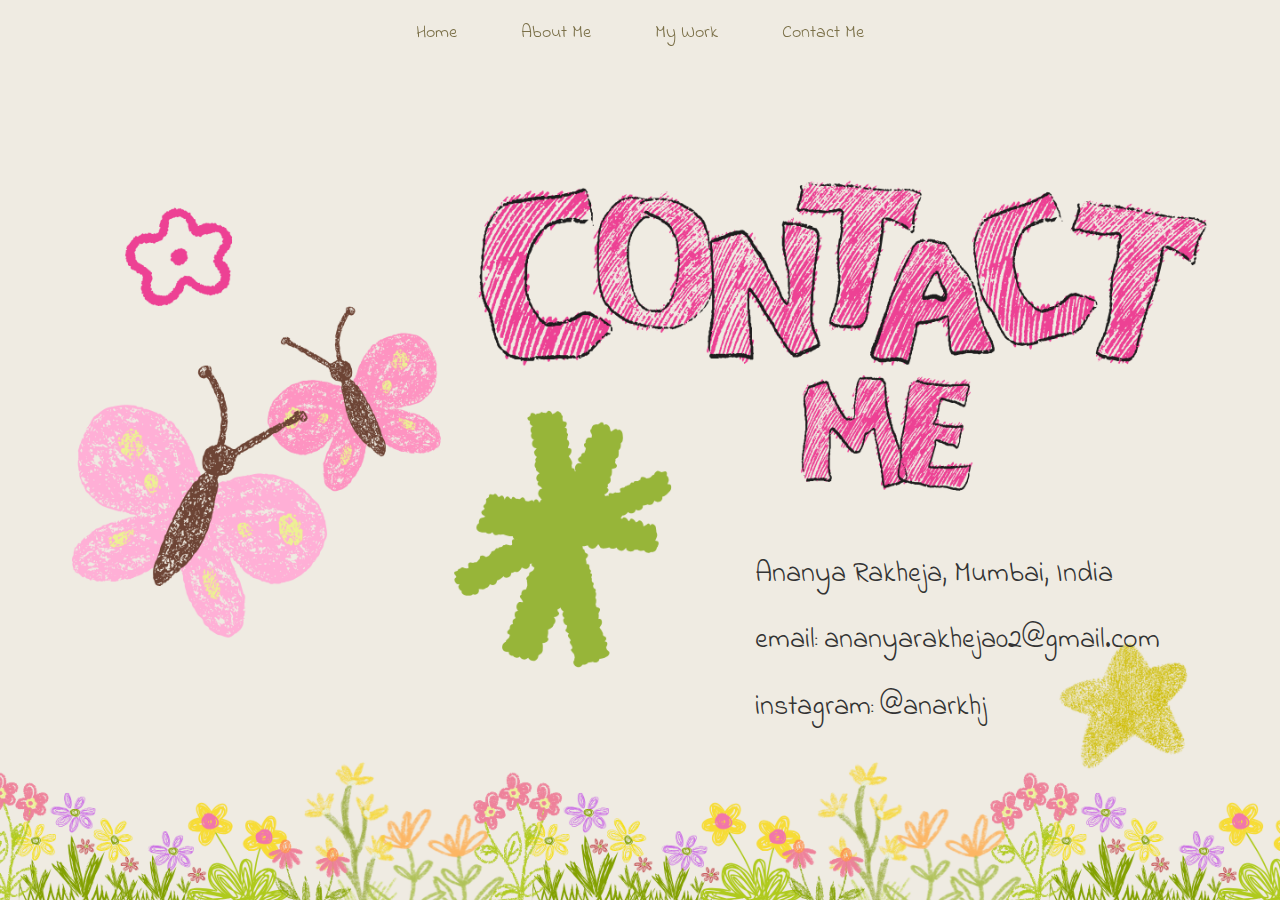
<file: contact.html>
<!DOCTYPE html>
<html lang="en">
<head>
    <meta charset="UTF-8">
    <meta name="viewport" content="width=device-width, initial-scale=1.0">
    <title>Contact Me - Ananya Rakheja Portfolio</title>
    <link href="https://cdn.jsdelivr.net/npm/bootstrap@5.3.0/dist/css/bootstrap.min.css" rel="stylesheet">
    <link rel="stylesheet" href="style.css">
</head>
<body>
    <!-- Navigation -->
    <nav class="text-center">
        <a href="index.html">Home</a>
        <a href="about.html">About Me</a>
        <a href="work.html">My Work</a>
        <a href="contact.html">Contact Me</a>
    </nav>

    <!-- Contact Page - background has title, we add contact information text -->
    <div class="page-section" style="background-image: url(img/figmapages/page_contactme.png);">
        <div class="contact-info">
            <p>Ananya Rakheja, Mumbai, India</p>
            <p>email: ananyarakheja02@gmail.com</p>
            <p>instagram: @anarkhj</p>
        </div>
    </div>

    <script src="https://cdn.jsdelivr.net/npm/bootstrap@5.3.0/dist/js/bootstrap.bundle.min.js"></script>
</body>
</html>
</file>
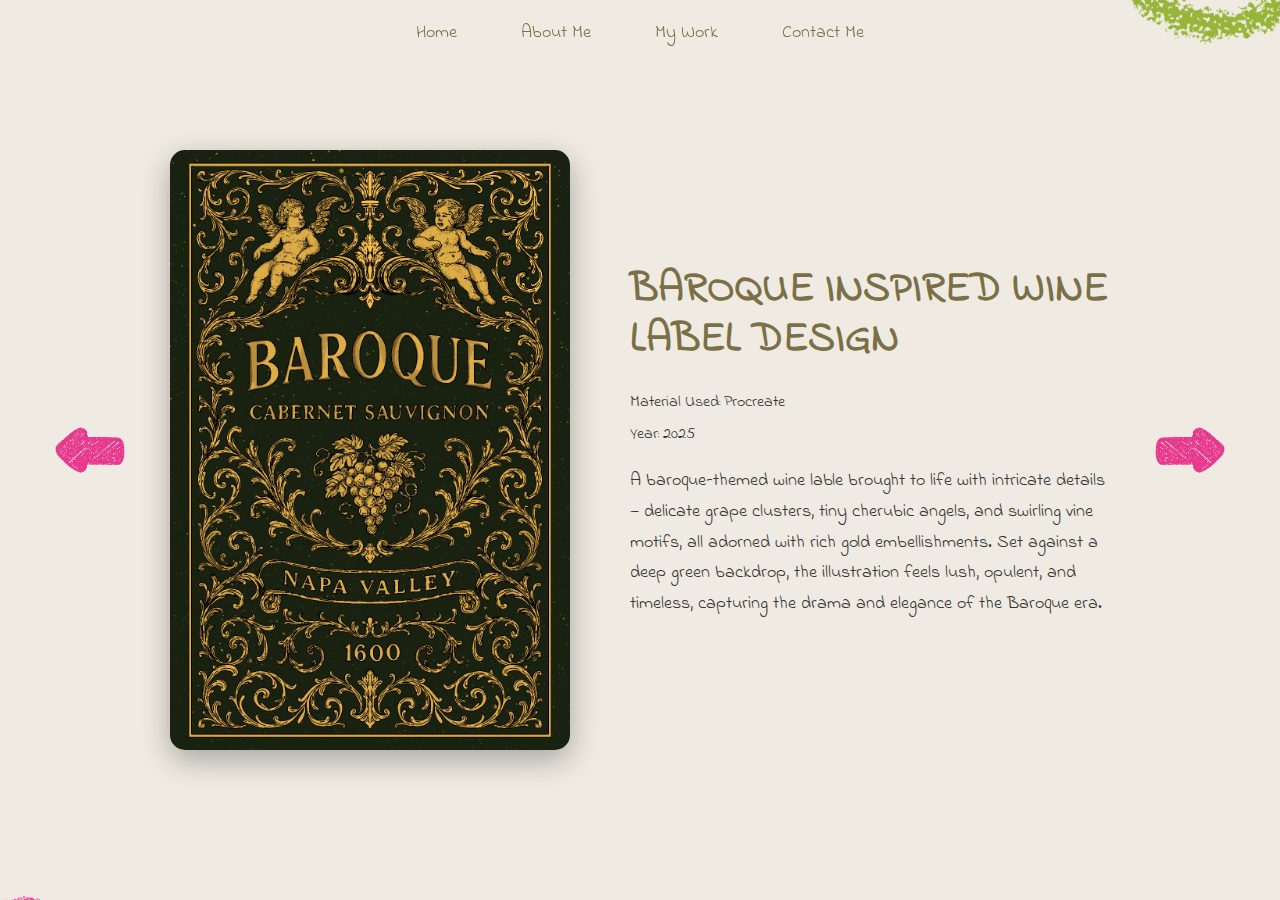
<file: digital-2.html>
<!DOCTYPE html>
<html lang="en">
<head>
    <meta charset="UTF-8">
    <meta name="viewport" content="width=device-width, initial-scale=1.0">
    <title>Baroque Wine Label - Digital Work</title>
    <link href="https://cdn.jsdelivr.net/npm/bootstrap@5.3.0/dist/css/bootstrap.min.css" rel="stylesheet">
    <link rel="stylesheet" href="style.css">
</head>
<body>
    <!-- Navigation -->
    <nav class="text-center">
        <a href="index.html">Home</a>
        <a href="about.html">About Me</a>
        <a href="work.html">My Work</a>
        <a href="contact.html">Contact Me</a>
    </nav>

    <!-- Digital Work Gallery - Baroque Wine Label -->
    <div class="page-section" style="background-image: url(img/figmapages/page_baroque.png);">
        <div class="gallery-container">
            <!-- Left Arrow - goes back to Escapism -->
            <a href="digital-1.html" class="arrow-btn">
                <img src="img/sticker/arrow_left.png" alt="Previous">
            </a>
            
            <!-- Artwork Content -->
            <div class="artwork-content">
                <div class="artwork-image">
                    <img src="img/artwork/baroqueposter.JPG" alt="Baroque Wine Label">
                </div>
                <div class="artwork-info">
                    <h2>BAROQUE INSPIRED WINE LABEL DESIGN</h2>
                    <p class="details">Material Used: Procreate</p>
                    <p class="details">Year: 2025</p>
                    <p class="description">A baroque-themed wine lable brought to life with intricate details — delicate grape clusters, tiny cherubic angels, and swirling vine motifs, all adorned with rich gold embellishments. Set against a deep green backdrop, the illustration feels lush, opulent, and timeless, capturing the drama and elegance of the Baroque era.</p>
                </div>
            </div>
            
            <!-- Right Arrow - wraps to Escapism -->
            <a href="digital-1.html" class="arrow-btn">
                <img src="img/sticker/arrow_right.png" alt="Next">
            </a>
        </div>
    </div>

    <script src="https://cdn.jsdelivr.net/npm/bootstrap@5.3.0/dist/js/bootstrap.bundle.min.js"></script>
</body>
</html>
</file>
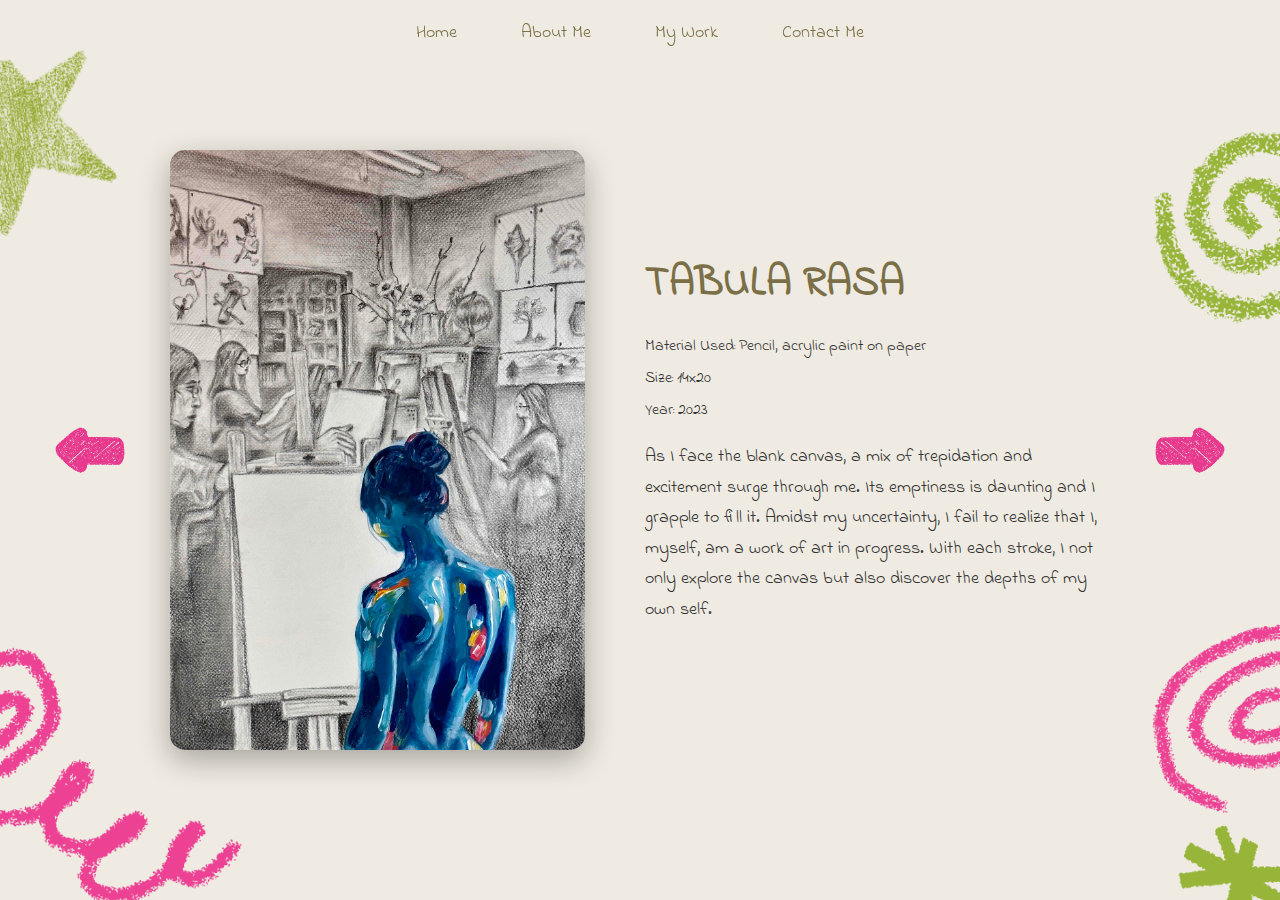
<file: paintings-2.html>
<!DOCTYPE html>
<html lang="en">
<head>
    <meta charset="UTF-8">
    <meta name="viewport" content="width=device-width, initial-scale=1.0">
    <title>Tabula Rasa - Paintings</title>
    <link href="https://cdn.jsdelivr.net/npm/bootstrap@5.3.0/dist/css/bootstrap.min.css" rel="stylesheet">
    <link rel="stylesheet" href="style.css">
</head>
<body>
    <!-- Navigation -->
    <nav class="text-center">
        <a href="index.html">Home</a>
        <a href="about.html">About Me</a>
        <a href="work.html">My Work</a>
        <a href="contact.html">Contact Me</a>
    </nav>

    <!-- Paintings Gallery - Tabula Rasa -->
    <div class="page-section" style="background-image: url(img/figmapages/page_tabularasa.png);">
        <div class="gallery-container">
            <!-- Left Arrow - goes to Work in Progress -->
            <a href="paintings-1.html" class="arrow-btn">
                <img src="img/sticker/arrow_left.png" alt="Previous">
            </a>
            
            <!-- Artwork Content -->
            <div class="artwork-content">
                <div class="artwork-image">
                    <img src="img/artwork/tabularasa.jpg" alt="Tabula Rasa">
                </div>
                <div class="artwork-info">
                    <h2>TABULA RASA</h2>
                    <p class="details">Material Used: Pencil, acrylic paint on paper</p>
                    <p class="details">Size: 14x20</p>
                    <p class="details">Year: 2023</p>
                    <p class="description">As I face the blank canvas, a mix of trepidation and excitement surge through me. Its emptiness is daunting and I grapple to fill it. Amidst my uncertainty, I fail to realize that I, myself, am a work of art in progress. With each stroke, I not only explore the canvas but also discover the depths of my own self.</p>
                </div>
            </div>
            
            <!-- Right Arrow - goes to Self Destruction -->
            <a href="paintings-3.html" class="arrow-btn">
                <img src="img/sticker/arrow_right.png" alt="Next">
            </a>
        </div>
    </div>

    <script src="https://cdn.jsdelivr.net/npm/bootstrap@5.3.0/dist/js/bootstrap.bundle.min.js"></script>
</body>
</html>
</file>
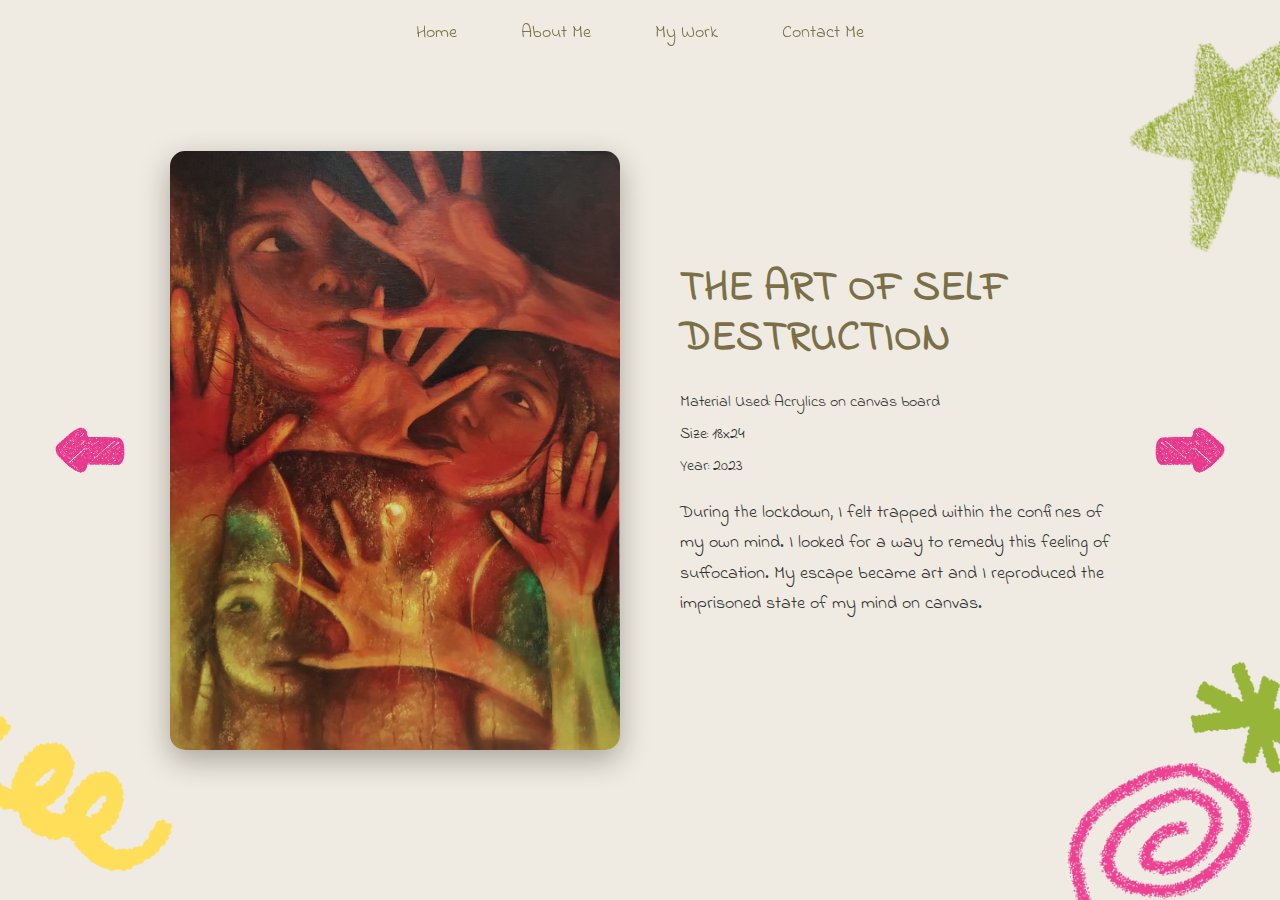
<file: paintings-3.html>
<!DOCTYPE html>
<html lang="en">
<head>
    <meta charset="UTF-8">
    <meta name="viewport" content="width=device-width, initial-scale=1.0">
    <title>The Art of Self Destruction - Paintings</title>
    <link href="https://cdn.jsdelivr.net/npm/bootstrap@5.3.0/dist/css/bootstrap.min.css" rel="stylesheet">
    <link rel="stylesheet" href="style.css">
</head>
<body>
    <!-- Navigation -->
    <nav class="text-center">
        <a href="index.html">Home</a>
        <a href="about.html">About Me</a>
        <a href="work.html">My Work</a>
        <a href="contact.html">Contact Me</a>
    </nav>

    <!-- Paintings Gallery - The Art of Self Destruction -->
    <div class="page-section" style="background-image: url(img/figmapages/page_theartofselfdestruction.png);">
        <div class="gallery-container">
            <!-- Left Arrow - goes to Tabula Rasa -->
            <a href="paintings-2.html" class="arrow-btn">
                <img src="img/sticker/arrow_left.png" alt="Previous">
            </a>
            
            <!-- Artwork Content -->
            <div class="artwork-content">
                <div class="artwork-image">
                    <img src="img/artwork/theartofselfdestruction.JPG" alt="The Art of Self Destruction">
                </div>
                <div class="artwork-info">
                    <h2>THE ART OF SELF DESTRUCTION</h2>
                    <p class="details">Material Used: Acrylics on canvas board</p>
                    <p class="details">Size: 18x24</p>
                    <p class="details">Year: 2023</p>
                    <p class="description">During the lockdown, I felt trapped within the confines of my own mind. I looked for a way to remedy this feeling of suffocation. My escape became art and I reproduced the imprisoned state of my mind on canvas.</p>
                </div>
            </div>
            
            <!-- Right Arrow - wraps to first painting (Work in Progress) -->
            <a href="paintings-1.html" class="arrow-btn">
                <img src="img/sticker/arrow_right.png" alt="Next">
            </a>
        </div>
    </div>

    <script src="https://cdn.jsdelivr.net/npm/bootstrap@5.3.0/dist/js/bootstrap.bundle.min.js"></script>
</body>
</html>
</file>
<file: style.css>
@import url('https://fonts.googleapis.com/css2?family=Indie+Flower&family=Permanent+Marker&display=swap');

* {
    margin: 0;
    padding: 0;
    box-sizing: border-box;
}

body {
    font-family: 'Indie Flower', cursive;
    overflow-x: hidden;
}

/* Navigation */
nav {
    position: fixed;
    top: 0;
    width: 100%;
    background: transparent;
    padding: 20px 0;
    z-index: 1000;
}

nav a {
    color: #7a6f47;
    text-decoration: none;
    font-size: 18px;
    margin: 0 30px;
    transition: color 0.3s;
}

nav a:hover {
    color: #ec4899;
}

/* Page with empty background */
.page-section {
    min-height: 100vh;
    width: 100%;
    background-size: cover;
    background-position: center;
    background-repeat: no-repeat;
    position: relative;
}

/* My Work page */
.work-page {
    display: flex;
    align-items: center;
    justify-content: center;
}

.work-labels {
    display: flex;
    gap: 230px;
    margin-top: 100px;
}

.work-label {
    font-family: 'Permanent Marker', cursive;
    font-size: 28px;
    color: #333;
    text-decoration: none;
    text-align: center;
    line-height: 1.2;
    transition: transform 0.3s, color 0.3s;
}

.work-label:hover {
    transform: scale(1.1);
    color: #ec4899;
}

/* About page text */
.about-text-content {
    position: absolute;
    right: 5px;
    top: 80%;
    transform: translateY(-50%);
    max-width: 600px;
    font-size: 18px;
    line-height: 1.8;
    color: #333;
}

.about-text-content p {
    margin-bottom: 30px;
}

/* Contact page */
.contact-info {
    position:absolute;
    right: 120px;
    padding-top: 550px;
    font-size: 28px;
    color: #333;
    line-height: 1.8;
}

/* Gallery layout */
.gallery-container {
    display: flex;
    align-items: center;
    justify-content: center;
    min-height: 100vh;
    padding: 100px 50px;
    gap: 40px;
}

.arrow-btn {
    flex-shrink: 0;
    transition: transform 0.3s;
}

.arrow-btn:hover {
    transform: scale(1.1);
}

.arrow-btn img {
    width: 80px;
    height: 80px;
}

/* Artwork display */
.artwork-content {
    display: flex;
    gap: 60px;
    align-items: center;
    max-width: 1200px;
}

.artwork-image {
    flex-shrink: 0;
}

.artwork-image img {
    max-width: 450px;
    max-height: 600px;
    border-radius: 15px;
    box-shadow: 0 10px 30px rgba(0,0,0,0.3);
}

.artwork-info {
    color: #333;
}

.artwork-info h2 {
    font-size: 42px;
    color: #7a6f47;
    margin-bottom: 25px;
    font-weight: bold;
}

.artwork-info .details {
    font-size: 16px;
    margin-bottom: 8px;
}

.artwork-info .description {
    font-size: 18px;
    line-height: 1.7;
    margin-top: 20px;
}

/* Responsive */
@media (max-width: 992px) {
    .artwork-content {
        flex-direction: column;
    }
    
    .work-labels {
        gap: 100px;
        flex-direction: column;
        align-items: center;
    }
    
    nav a {
        margin: 0 15px;
        font-size: 16px;
    }
}

@media (max-width: 576px) {
    .artwork-image img {
        max-width: 300px;
    }
    
    .artwork-info h2 {
        font-size: 32px;
    }
    
    nav a {
        margin: 0 10px;
        font-size: 14px;
    }
    
    .contact-info {
        font-size: 20px;
    }
    
    .work-label {
        font-size: 24px;
    }
}
</file>
